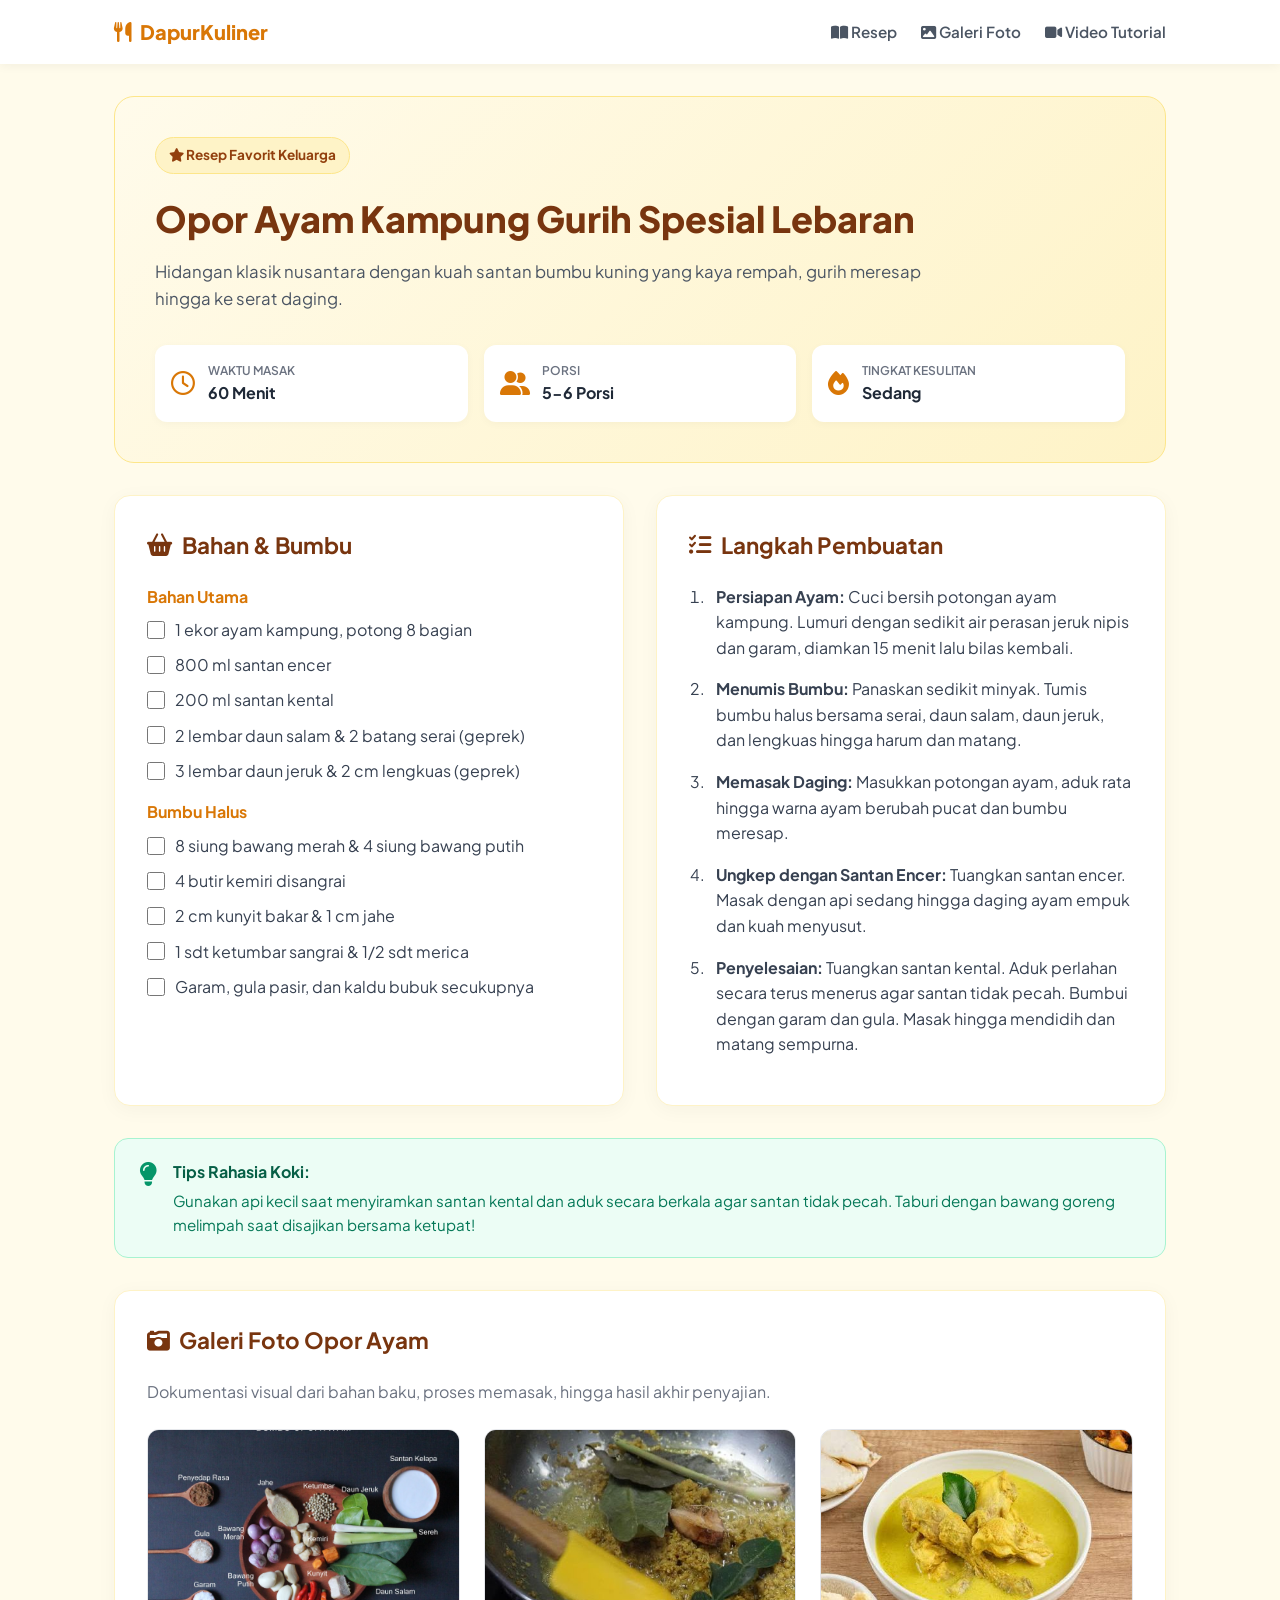
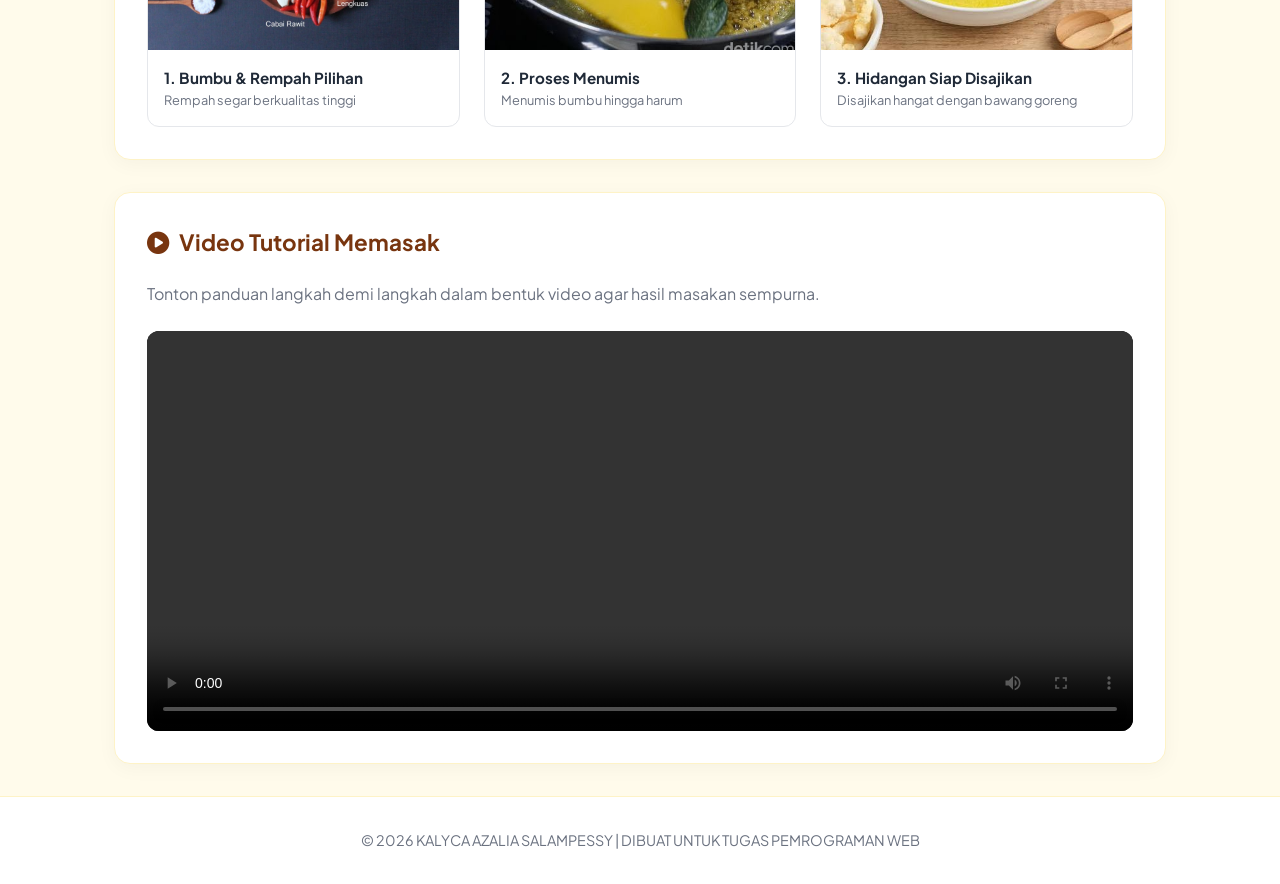
<file: index.html>
<!DOCTYPE html>
<html lang="id">
<head>
    <meta charset="UTF-8">
    <meta name="viewport" content="width=device-width, initial-scale=1.0">
    <title>Resep Opor Ayam Kampung Spesial Lebaran</title>
    <link rel="stylesheet" href="Percantik.css">
    <link rel="stylesheet" href="https://cdnjs.cloudflare.com/ajax/libs/font-awesome/6.4.0/css/all.min.css">
    <link href="https://fonts.googleapis.com/css2?family=Plus+Jakarta+Sans:wght@400;500;600;700;800&display=swap" rel="stylesheet">
    <style>
        /* CSS Tambahan Khusus Tampilan Media yang Aman & Rapi */
        .img-placeholder {
            width: 100%;
            height: 220px;
            background: linear-gradient(135deg, #fef3c7 0%, #fde68a 100%);
            display: flex;
            flex-direction: column;
            align-items: center;
            justify-content: center;
            color: #78350f;
            font-weight: 700;
            gap: 10px;
            border-bottom: 2px solid #fcd34d;
        }
        .img-placeholder i {
            font-size: 3rem;
            color: #d97706;
        }
        .video-placeholder {
            width: 100%;
            height: 280px;
            background: linear-gradient(135deg, #1f2937 0%, #111827 100%);
            display: flex;
            flex-direction: column;
            align-items: center;
            justify-content: center;
            color: #ffffff;
            gap: 12px;
            border-radius: 12px;
        }
        .video-placeholder i {
            font-size: 3.5rem;
            color: #d97706;
        }
    </style>
</head>
<body>

    <!-- NAVBAR DENGAN NAVIGASI SCROLL HALUS -->
    <nav class="navbar">
        <div class="nav-container">
            <a href="#" class="logo">
                <i class="fa-solid fa-utensils"></i>
                <span>DapurKuliner</span>
            </a>
            <div class="nav-links">
                <a href="#resep"><i class="fa-solid fa-book-open"></i> Resep</a>
                <a href="#galeri-foto"><i class="fa-solid fa-image"></i> Galeri Foto</a>
                <a href="#galeri-video"><i class="fa-solid fa-video"></i> Video Tutorial</a>
            </div>
        </div>
    </nav>

    <main class="main-container">
        
        <!-- HERO / HEADER -->
        <header class="hero-card">
            <span class="badge"><i class="fa-solid fa-star"></i> Resep Favorit Keluarga</span>
            <h1 class="hero-title">Opor Ayam Kampung Gurih Spesial Lebaran</h1>
            <p class="hero-subtitle">Hidangan klasik nusantara dengan kuah santan bumbu kuning yang kaya rempah, gurih meresap hingga ke serat daging.</p>
            
            <div class="recipe-meta">
                <div class="meta-item">
                    <i class="fa-regular fa-clock"></i>
                    <div>
                        <span class="meta-label">Waktu Masak</span>
                        <span class="meta-val">60 Menit</span>
                    </div>
                </div>
                <div class="meta-item">
                    <i class="fa-solid fa-user-group"></i>
                    <div>
                        <span class="meta-label">Porsi</span>
                        <span class="meta-val">5-6 Porsi</span>
                    </div>
                </div>
                <div class="meta-item">
                    <i class="fa-solid fa-fire"></i>
                    <div>
                        <span class="meta-label">Tingkat Kesulitan</span>
                        <span class="meta-val">Sedang</span>
                    </div>
                </div>
            </div>
        </header>

        <!-- BAGIAN KONTEN / RESEP (ID: resep) -->
        <div id="resep" class="content-grid">
            <section class="card">
                <h2 class="section-title">
                    <i class="fa-solid fa-basket-shopping"></i>
                    Bahan & Bumbu
                </h2>
                
                <h3 class="ingredient-subtitle">Bahan Utama</h3>
                <ul class="checklist">
                    <li><input type="checkbox" id="b1"><label for="b1">1 ekor ayam kampung, potong 8 bagian</label></li>
                    <li><input type="checkbox" id="b2"><label for="b2">800 ml santan encer</label></li>
                    <li><input type="checkbox" id="b3"><label for="b3">200 ml santan kental</label></li>
                    <li><input type="checkbox" id="b4"><label for="b4">2 lembar daun salam & 2 batang serai (geprek)</label></li>
                    <li><input type="checkbox" id="b5"><label for="b5">3 lembar daun jeruk & 2 cm lengkuas (geprek)</label></li>
                </ul>

                <h3 class="ingredient-subtitle">Bumbu Halus</h3>
                <ul class="checklist">
                    <li><input type="checkbox" id="bh1"><label for="bh1">8 siung bawang merah & 4 siung bawang putih</label></li>
                    <li><input type="checkbox" id="bh2"><label for="bh2">4 butir kemiri disangrai</label></li>
                    <li><input type="checkbox" id="bh3"><label for="bh3">2 cm kunyit bakar & 1 cm jahe</label></li>
                    <li><input type="checkbox" id="bh4"><label for="bh4">1 sdt ketumbar sangrai & 1/2 sdt merica</label></li>
                    <li><input type="checkbox" id="bh5"><label for="bh5">Garam, gula pasir, dan kaldu bubuk secukupnya</label></li>
                </ul>
            </section>

            <section class="card">
                <h2 class="section-title">
                    <i class="fa-solid fa-list-check"></i>
                    Langkah Pembuatan
                </h2>
                <ol class="steps-list">
                    <li><strong>Persiapan Ayam:</strong> Cuci bersih potongan ayam kampung. Lumuri dengan sedikit air perasan jeruk nipis dan garam, diamkan 15 menit lalu bilas kembali.</li>
                    <li><strong>Menumis Bumbu:</strong> Panaskan sedikit minyak. Tumis bumbu halus bersama serai, daun salam, daun jeruk, dan lengkuas hingga harum dan matang.</li>
                    <li><strong>Memasak Daging:</strong> Masukkan potongan ayam, aduk rata hingga warna ayam berubah pucat dan bumbu meresap.</li>
                    <li><strong>Ungkep dengan Santan Encer:</strong> Tuangkan santan encer. Masak dengan api sedang hingga daging ayam empuk dan kuah menyusut.</li>
                    <li><strong>Penyelesaian:</strong> Tuangkan santan kental. Aduk perlahan secara terus menerus agar santan tidak pecah. Bumbui dengan garam dan gula. Masak hingga mendidih dan matang sempurna.</li>
                </ol>
            </section>
        </div>

        <div class="tip-box">
            <i class="fa-solid fa-lightbulb tip-icon"></i>
            <div class="tip-text">
                <h3>Tips Rahasia Koki:</h3>
                <p>Gunakan api kecil saat menyiramkan santan kental dan aduk secara berkala agar santan tidak pecah. Taburi dengan bawang goreng melimpah saat disajikan bersama ketupat!</p>
            </div>
        </div>

        <!-- BAGIAN GALERI FOTO (ID: galeri-foto) -->
        <!-- BAGIAN GALERI FOTO (ID: galeri-foto) -->
        <section id="galeri-foto" class="card media-section">
            <h2 class="section-title">
                <i class="fa-solid fa-camera-retro"></i>
                Galeri Foto Opor Ayam
            </h2>
            <p class="section-desc">Dokumentasi visual dari bahan baku, proses memasak, hingga hasil akhir penyajian.</p>
            
            <div class="photo-grid">
                <div class="photo-card">
                    <!-- Ganti baris di bawah ini dengan gambar1.jpg -->
                    <img src="siapkan.jpeg" alt="Bumbu Rempah Opor" style="width:100%!important; height:220px!important; object-fit:cover!important; display:block!important;">
                    <div class="photo-caption">
                        <span class="photo-title">1. Bumbu & Rempah Pilihan</span>
                        <span class="photo-sub">Rempah segar berkualitas tinggi</span>
                    </div>
                </div>

                <div class="photo-card">
                    <!-- Ganti baris di bawah ini dengan gambar2.jpg -->
                    <img src="osengbumbu.jpeg" alt="Proses Menumis Bumbu" style="width:100%!important; height:220px!important; object-fit:cover!important; display:block!important;">
                    <div class="photo-caption">
                        <span class="photo-title">2. Proses Menumis</span>
                        <span class="photo-sub">Menumis bumbu hingga harum</span>
                    </div>
                </div>

                <div class="photo-card">
                    <!-- Ganti baris di bawah ini dengan gambar3.jpg -->
                    <img src="gambar3.jpg" alt="Penyajian Opor Ayam Spesial" style="width:100%!important; height:220px!important; object-fit:cover!important; display:block!important;">
                    <div class="photo-caption">
                        <span class="photo-title">3. Hidangan Siap Disajikan</span>
                        <span class="photo-sub">Disajikan hangat dengan bawang goreng</span>
                    </div>
                </div>
            </div>
        </section>

        <!-- BAGIAN VIDEO TUTORIAL (ID: galeri-video) -->
        <section id="galeri-video" class="card media-section">
            <h2 class="section-title">
                <i class="fa-solid fa-circle-play"></i>
                Video Tutorial Memasak
            </h2>
            <p class="section-desc">Tonton panduan langkah demi langkah dalam bentuk video agar hasil masakan sempurna.</p>
            
            <!-- Ganti bagian di bawah ini dengan video Anda -->
            <div class="video-container" style="width:100%!important; background:#000!important; border-radius:12px!important; overflow:hidden!important;">
                <video controls style="width:100%!important; height:auto!important; display:block!important;">
                    <source src="vidio masak opor ayam.mp4" type="video/mp4">
                    Browser Anda tidak mendukung pemutaran video.
                </video>
            </div>
        </section>
    </main>

    <footer class="footer">
        <p>&copy; 2026 KALYCA AZALIA SALAMPESSY | DIBUAT UNTUK TUGAS PEMROGRAMAN WEB</p>
    </footer>

</body>
</html>
</file>
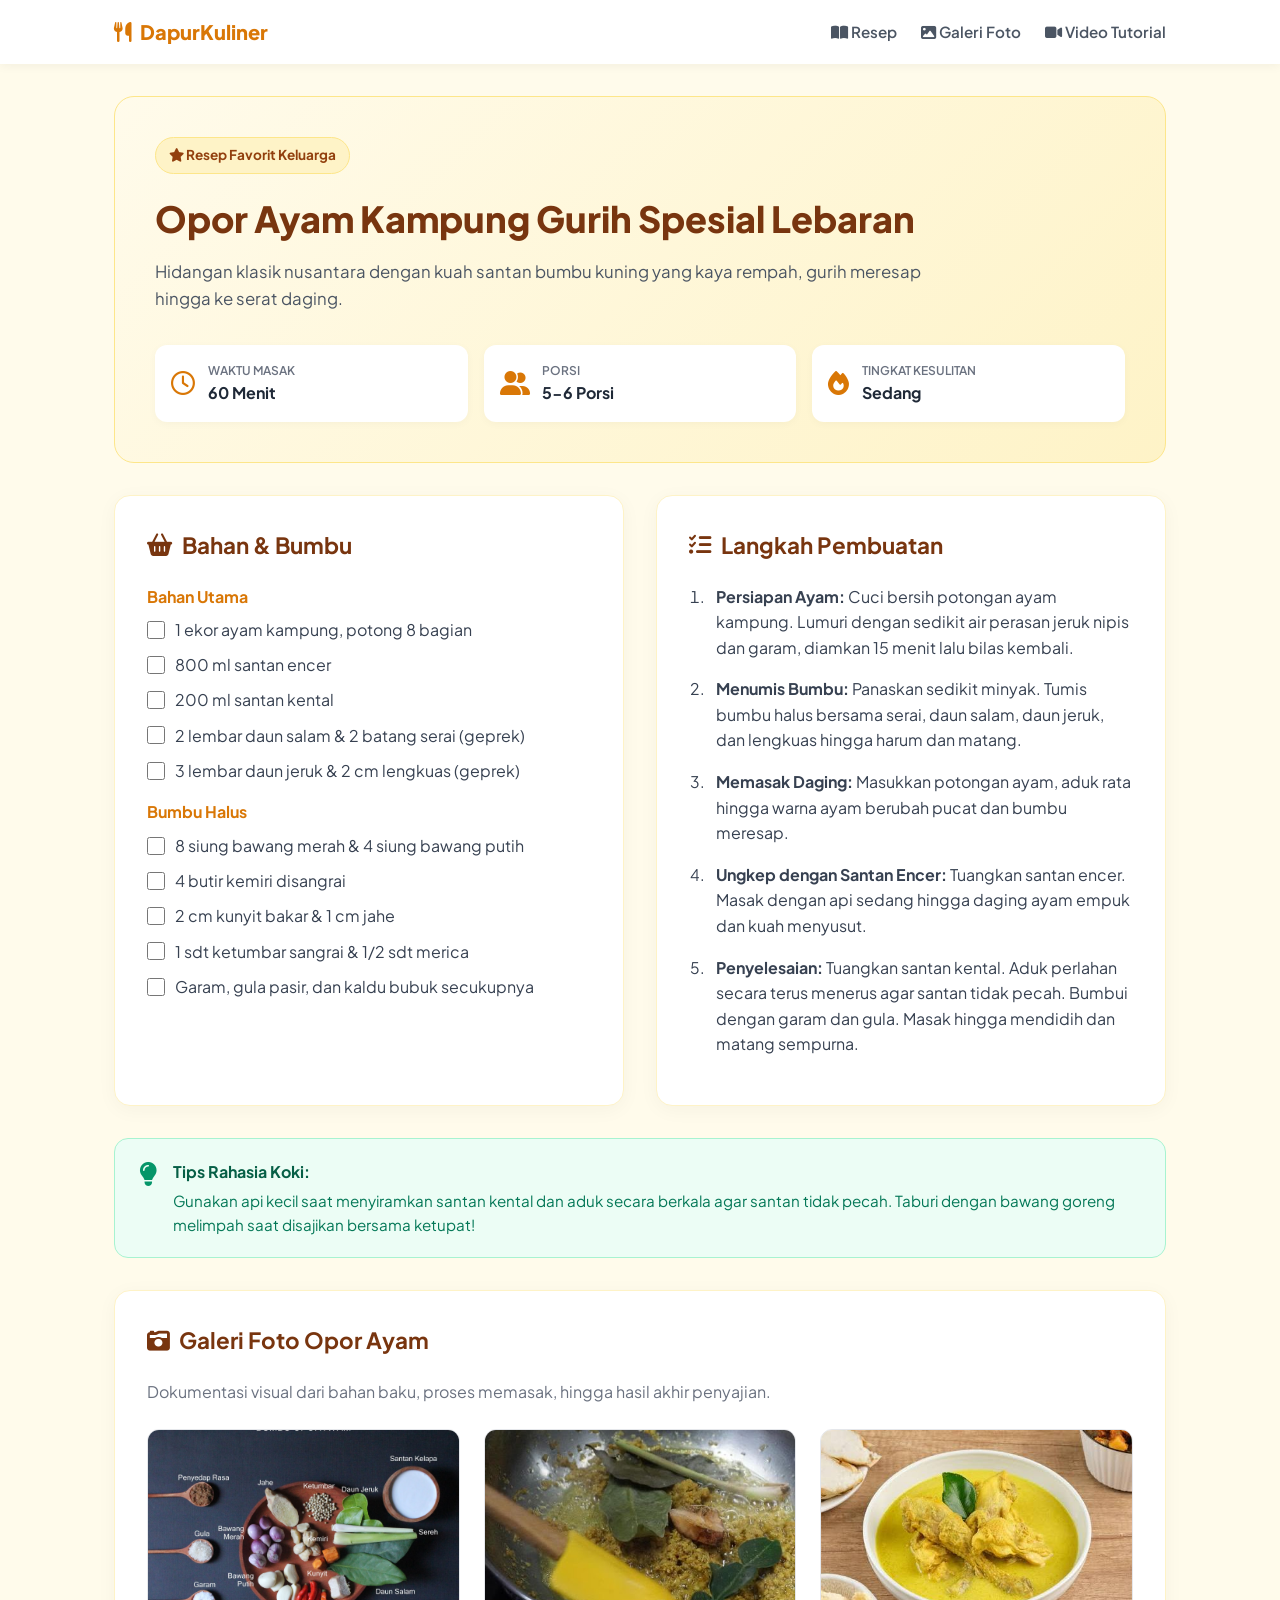
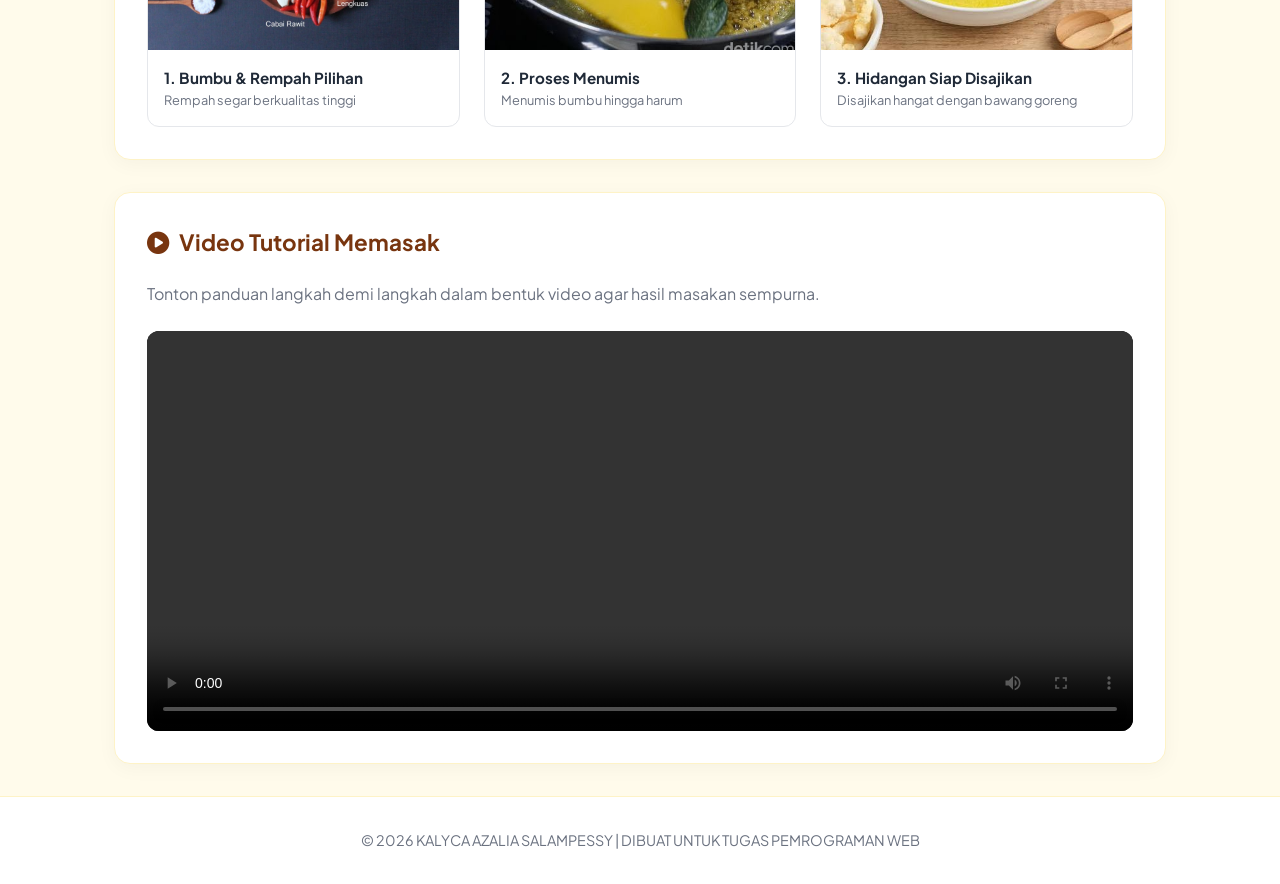
<file: awal.html>
<!DOCTYPE html>
<html lang="id">
<head>
    <meta charset="UTF-8">
    <meta name="viewport" content="width=device-width, initial-scale=1.0">
    <title>Resep Opor Ayam Kampung Spesial Lebaran</title>
    <link rel="stylesheet" href="Percantik.css">
    <link rel="stylesheet" href="https://cdnjs.cloudflare.com/ajax/libs/font-awesome/6.4.0/css/all.min.css">
    <link href="https://fonts.googleapis.com/css2?family=Plus+Jakarta+Sans:wght@400;500;600;700;800&display=swap" rel="stylesheet">
    <style>
        /* CSS Tambahan Khusus Tampilan Media yang Aman & Rapi */
        .img-placeholder {
            width: 100%;
            height: 220px;
            background: linear-gradient(135deg, #fef3c7 0%, #fde68a 100%);
            display: flex;
            flex-direction: column;
            align-items: center;
            justify-content: center;
            color: #78350f;
            font-weight: 700;
            gap: 10px;
            border-bottom: 2px solid #fcd34d;
        }
        .img-placeholder i {
            font-size: 3rem;
            color: #d97706;
        }
        .video-placeholder {
            width: 100%;
            height: 280px;
            background: linear-gradient(135deg, #1f2937 0%, #111827 100%);
            display: flex;
            flex-direction: column;
            align-items: center;
            justify-content: center;
            color: #ffffff;
            gap: 12px;
            border-radius: 12px;
        }
        .video-placeholder i {
            font-size: 3.5rem;
            color: #d97706;
        }
    </style>
</head>
<body>

    <!-- NAVBAR DENGAN NAVIGASI SCROLL HALUS -->
    <nav class="navbar">
        <div class="nav-container">
            <a href="#" class="logo">
                <i class="fa-solid fa-utensils"></i>
                <span>DapurKuliner</span>
            </a>
            <div class="nav-links">
                <a href="#resep"><i class="fa-solid fa-book-open"></i> Resep</a>
                <a href="#galeri-foto"><i class="fa-solid fa-image"></i> Galeri Foto</a>
                <a href="#galeri-video"><i class="fa-solid fa-video"></i> Video Tutorial</a>
            </div>
        </div>
    </nav>

    <main class="main-container">
        
        <!-- HERO / HEADER -->
        <header class="hero-card">
            <span class="badge"><i class="fa-solid fa-star"></i> Resep Favorit Keluarga</span>
            <h1 class="hero-title">Opor Ayam Kampung Gurih Spesial Lebaran</h1>
            <p class="hero-subtitle">Hidangan klasik nusantara dengan kuah santan bumbu kuning yang kaya rempah, gurih meresap hingga ke serat daging.</p>
            
            <div class="recipe-meta">
                <div class="meta-item">
                    <i class="fa-regular fa-clock"></i>
                    <div>
                        <span class="meta-label">Waktu Masak</span>
                        <span class="meta-val">60 Menit</span>
                    </div>
                </div>
                <div class="meta-item">
                    <i class="fa-solid fa-user-group"></i>
                    <div>
                        <span class="meta-label">Porsi</span>
                        <span class="meta-val">5-6 Porsi</span>
                    </div>
                </div>
                <div class="meta-item">
                    <i class="fa-solid fa-fire"></i>
                    <div>
                        <span class="meta-label">Tingkat Kesulitan</span>
                        <span class="meta-val">Sedang</span>
                    </div>
                </div>
            </div>
        </header>

        <!-- BAGIAN KONTEN / RESEP (ID: resep) -->
        <div id="resep" class="content-grid">
            <section class="card">
                <h2 class="section-title">
                    <i class="fa-solid fa-basket-shopping"></i>
                    Bahan & Bumbu
                </h2>
                
                <h3 class="ingredient-subtitle">Bahan Utama</h3>
                <ul class="checklist">
                    <li><input type="checkbox" id="b1"><label for="b1">1 ekor ayam kampung, potong 8 bagian</label></li>
                    <li><input type="checkbox" id="b2"><label for="b2">800 ml santan encer</label></li>
                    <li><input type="checkbox" id="b3"><label for="b3">200 ml santan kental</label></li>
                    <li><input type="checkbox" id="b4"><label for="b4">2 lembar daun salam & 2 batang serai (geprek)</label></li>
                    <li><input type="checkbox" id="b5"><label for="b5">3 lembar daun jeruk & 2 cm lengkuas (geprek)</label></li>
                </ul>

                <h3 class="ingredient-subtitle">Bumbu Halus</h3>
                <ul class="checklist">
                    <li><input type="checkbox" id="bh1"><label for="bh1">8 siung bawang merah & 4 siung bawang putih</label></li>
                    <li><input type="checkbox" id="bh2"><label for="bh2">4 butir kemiri disangrai</label></li>
                    <li><input type="checkbox" id="bh3"><label for="bh3">2 cm kunyit bakar & 1 cm jahe</label></li>
                    <li><input type="checkbox" id="bh4"><label for="bh4">1 sdt ketumbar sangrai & 1/2 sdt merica</label></li>
                    <li><input type="checkbox" id="bh5"><label for="bh5">Garam, gula pasir, dan kaldu bubuk secukupnya</label></li>
                </ul>
            </section>

            <section class="card">
                <h2 class="section-title">
                    <i class="fa-solid fa-list-check"></i>
                    Langkah Pembuatan
                </h2>
                <ol class="steps-list">
                    <li><strong>Persiapan Ayam:</strong> Cuci bersih potongan ayam kampung. Lumuri dengan sedikit air perasan jeruk nipis dan garam, diamkan 15 menit lalu bilas kembali.</li>
                    <li><strong>Menumis Bumbu:</strong> Panaskan sedikit minyak. Tumis bumbu halus bersama serai, daun salam, daun jeruk, dan lengkuas hingga harum dan matang.</li>
                    <li><strong>Memasak Daging:</strong> Masukkan potongan ayam, aduk rata hingga warna ayam berubah pucat dan bumbu meresap.</li>
                    <li><strong>Ungkep dengan Santan Encer:</strong> Tuangkan santan encer. Masak dengan api sedang hingga daging ayam empuk dan kuah menyusut.</li>
                    <li><strong>Penyelesaian:</strong> Tuangkan santan kental. Aduk perlahan secara terus menerus agar santan tidak pecah. Bumbui dengan garam dan gula. Masak hingga mendidih dan matang sempurna.</li>
                </ol>
            </section>
        </div>

        <div class="tip-box">
            <i class="fa-solid fa-lightbulb tip-icon"></i>
            <div class="tip-text">
                <h3>Tips Rahasia Koki:</h3>
                <p>Gunakan api kecil saat menyiramkan santan kental dan aduk secara berkala agar santan tidak pecah. Taburi dengan bawang goreng melimpah saat disajikan bersama ketupat!</p>
            </div>
        </div>

        <!-- BAGIAN GALERI FOTO (ID: galeri-foto) -->
        <!-- BAGIAN GALERI FOTO (ID: galeri-foto) -->
        <section id="galeri-foto" class="card media-section">
            <h2 class="section-title">
                <i class="fa-solid fa-camera-retro"></i>
                Galeri Foto Opor Ayam
            </h2>
            <p class="section-desc">Dokumentasi visual dari bahan baku, proses memasak, hingga hasil akhir penyajian.</p>
            
            <div class="photo-grid">
                <div class="photo-card">
                    <!-- Ganti baris di bawah ini dengan gambar1.jpg -->
                    <img src="siapkan.jpeg" alt="Bumbu Rempah Opor" style="width:100%!important; height:220px!important; object-fit:cover!important; display:block!important;">
                    <div class="photo-caption">
                        <span class="photo-title">1. Bumbu & Rempah Pilihan</span>
                        <span class="photo-sub">Rempah segar berkualitas tinggi</span>
                    </div>
                </div>

                <div class="photo-card">
                    <!-- Ganti baris di bawah ini dengan gambar2.jpg -->
                    <img src="osengbumbu.jpeg" alt="Proses Menumis Bumbu" style="width:100%!important; height:220px!important; object-fit:cover!important; display:block!important;">
                    <div class="photo-caption">
                        <span class="photo-title">2. Proses Menumis</span>
                        <span class="photo-sub">Menumis bumbu hingga harum</span>
                    </div>
                </div>

                <div class="photo-card">
                    <!-- Ganti baris di bawah ini dengan gambar3.jpg -->
                    <img src="gambar3.jpg" alt="Penyajian Opor Ayam Spesial" style="width:100%!important; height:220px!important; object-fit:cover!important; display:block!important;">
                    <div class="photo-caption">
                        <span class="photo-title">3. Hidangan Siap Disajikan</span>
                        <span class="photo-sub">Disajikan hangat dengan bawang goreng</span>
                    </div>
                </div>
            </div>
        </section>

        <!-- BAGIAN VIDEO TUTORIAL (ID: galeri-video) -->
        <section id="galeri-video" class="card media-section">
            <h2 class="section-title">
                <i class="fa-solid fa-circle-play"></i>
                Video Tutorial Memasak
            </h2>
            <p class="section-desc">Tonton panduan langkah demi langkah dalam bentuk video agar hasil masakan sempurna.</p>
            
            <!-- Ganti bagian di bawah ini dengan video Anda -->
            <div class="video-container" style="width:100%!important; background:#000!important; border-radius:12px!important; overflow:hidden!important;">
                <video controls style="width:100%!important; height:auto!important; display:block!important;">
                    <source src="vidio masak opor ayam.mp4" type="video/mp4">
                    Browser Anda tidak mendukung pemutaran video.
                </video>
            </div>
        </section>
    </main>

    <footer class="footer">
        <p>&copy; 2026 KALYCA AZALIA SALAMPESSY | DIBUAT UNTUK TUGAS PEMROGRAMAN WEB</p>
    </footer>

</body>
</html>
</file>
<file: Percantik.css>
/* =========================================
   RESET & DASAR
========================================= */
* {
    margin: 0;
    padding: 0;
    box-sizing: border-box;
}

:root {
    --primary-color: #d97706;
    --primary-hover: #b45309;
    --bg-color: #fffbeb;
    --text-color: #374151;
    --heading-color: #78350f;
    --card-bg: #ffffff;
    --border-color: #fef3c7;
}

body {
    font-family: 'Plus Jakarta Sans', sans-serif;
    background-color: var(--bg-color);
    color: var(--text-color);
    line-height: 1.6;
}

/* =========================================
   NAVBAR
========================================= */
.navbar {
    background-color: var(--card-bg);
    box-shadow: 0 2px 10px rgba(0, 0, 0, 0.05);
    position: sticky;
    top: 0;
    z-index: 100;
}

.nav-container {
    max-width: 1100px;
    margin: 0 auto;
    padding: 1rem 1.5rem;
    display: flex;
    justify-content: space-between;
    align-items: center;
}

.logo {
    display: flex;
    align-items: center;
    gap: 0.5rem;
    font-size: 1.25rem;
    font-weight: 800;
    color: var(--primary-color);
    text-decoration: none;
}

.nav-links {
    display: flex;
    gap: 1.5rem;
}

.nav-links a {
    text-decoration: none;
    color: #4b5563;
    font-weight: 600;
    font-size: 0.95rem;
    transition: color 0.2s ease;
}

.nav-links a:hover {
    color: var(--primary-color);
}

/* =========================================
   LAYOUT & CONTAINER
========================================= */
.main-container {
    max-width: 1100px;
    margin: 2rem auto;
    padding: 0 1.5rem;
}

.card {
    background: var(--card-bg);
    border-radius: 16px;
    padding: 2rem;
    margin-bottom: 2rem;
    box-shadow: 0 4px 20px rgba(0, 0, 0, 0.04);
    border: 1px solid var(--border-color);
}

/* =========================================
   HERO / HEADER
========================================= */
.hero-card {
    background: linear-gradient(135deg, #fffbeb 0%, #fef3c7 100%);
    border: 1px solid #fde68a;
    border-radius: 20px;
    padding: 2.5rem;
    margin-bottom: 2rem;
}

.badge {
    display: inline-block;
    background-color: #fef3c7;
    color: #92400e;
    font-size: 0.85rem;
    font-weight: 700;
    padding: 0.4rem 0.8rem;
    border-radius: 50px;
    margin-bottom: 1rem;
    border: 1px solid #fde68a;
}

.hero-title {
    font-size: 2.25rem;
    color: var(--heading-color);
    margin-bottom: 0.75rem;
    font-weight: 800;
}

.hero-subtitle {
    color: #4b5563;
    font-size: 1.05rem;
    margin-bottom: 2rem;
    max-width: 800px;
}

.recipe-meta {
    display: grid;
    grid-template-columns: repeat(auto-fit, minmax(180px, 1fr));
    gap: 1rem;
}

.meta-item {
    background: var(--card-bg);
    padding: 1rem;
    border-radius: 12px;
    display: flex;
    align-items: center;
    gap: 0.8rem;
    box-shadow: 0 2px 8px rgba(0, 0, 0, 0.03);
}

.meta-item i {
    font-size: 1.5rem;
    color: var(--primary-color);
}

.meta-label {
    display: block;
    font-size: 0.75rem;
    color: #6b7280;
    text-transform: uppercase;
    font-weight: 600;
}

.meta-val {
    font-weight: 700;
    color: #1f2937;
}

/* =========================================
   KONTEN GRID (BAHAN & LANGKAH)
========================================= */
.content-grid {
    display: grid;
    grid-template-columns: 1fr 1fr;
    gap: 2rem;
}

.section-title {
    color: var(--heading-color);
    font-size: 1.4rem;
    margin-bottom: 1.25rem;
    display: flex;
    align-items: center;
    gap: 0.6rem;
}

.section-desc {
    color: #6b7280;
    margin-bottom: 1.5rem;
}

.ingredient-subtitle {
    font-size: 1rem;
    color: var(--primary-color);
    margin: 1rem 0 0.5rem 0;
}

.checklist {
    list-style: none;
}

.checklist li {
    display: flex;
    align-items: center;
    gap: 0.6rem;
    margin-bottom: 0.6rem;
}

.checklist input[type="checkbox"] {
    width: 18px;
    height: 18px;
    accent-color: var(--primary-color);
    cursor: pointer;
}

.steps-list {
    padding-left: 1.2rem;
}

.steps-list li {
    margin-bottom: 1rem;
    padding-left: 0.5rem;
}

/* =========================================
   TIPS BOX
========================================= */
.tip-box {
    background-color: #ecfdf5;
    border: 1px solid #a7f3d0;
    border-radius: 14px;
    padding: 1.25rem 1.5rem;
    display: flex;
    gap: 1rem;
    margin-bottom: 2rem;
}

.tip-icon {
    font-size: 1.5rem;
    color: #059669;
    margin-top: 0.2rem;
}

.tip-text h3 {
    color: #065f46;
    font-size: 1rem;
    margin-bottom: 0.25rem;
}

.tip-text p {
    color: #047857;
    font-size: 0.95rem;
}

/* =========================================
   GALERI FOTO & VIDEO (PASTI MUNCUL)
========================================= */
.photo-grid {
    display: grid;
    grid-template-columns: repeat(auto-fit, minmax(280px, 1fr));
    gap: 1.5rem;
}

.photo-card {
    background: #ffffff !important;
    border: 1px solid #e5e7eb !important;
    border-radius: 12px !important;
    overflow: hidden !important;
    display: block !important;
    transition: transform 0.3s ease, box-shadow 0.3s ease;
}

.photo-card:hover {
    transform: translateY(-5px);
    box-shadow: 0 10px 25px rgba(0, 0, 0, 0.1);
}

.photo-card img {
    width: 100% !important;
    height: 220px !important;
    object-fit: cover !important;
    display: block !important;
    visibility: visible !important;
    opacity: 1 !important;
}

.photo-caption {
    padding: 1rem;
}

.photo-title {
    display: block;
    font-weight: 700;
    color: #1f2937;
    font-size: 0.95rem;
}

.photo-sub {
    display: block;
    font-size: 0.8rem;
    color: #6b7280;
}

.video-container {
    width: 100% !important;
    background: #000 !important;
    border-radius: 12px !important;
    overflow: hidden !important;
    display: block !important;
}

.video-container video {
    width: 100% !important;
    height: auto !important;
    max-height: 400px !important;
    display: block !important;
    visibility: visible !important;
    opacity: 1 !important;
}

/* =========================================
   FOOTER & RESPONSIF
========================================= */
.footer {
    text-align: center;
    padding: 2rem;
    background-color: var(--card-bg);
    border-top: 1px solid var(--border-color);
    color: #6b7280;
    font-size: 0.9rem;
}

@media (max-width: 768px) {
    .content-grid {
        grid-template-columns: 1fr;
    }

    .hero-title {
        font-size: 1.75rem;
    }

    .nav-container {
        flex-direction: column;
        gap: 1rem;
    }
}
</file>
